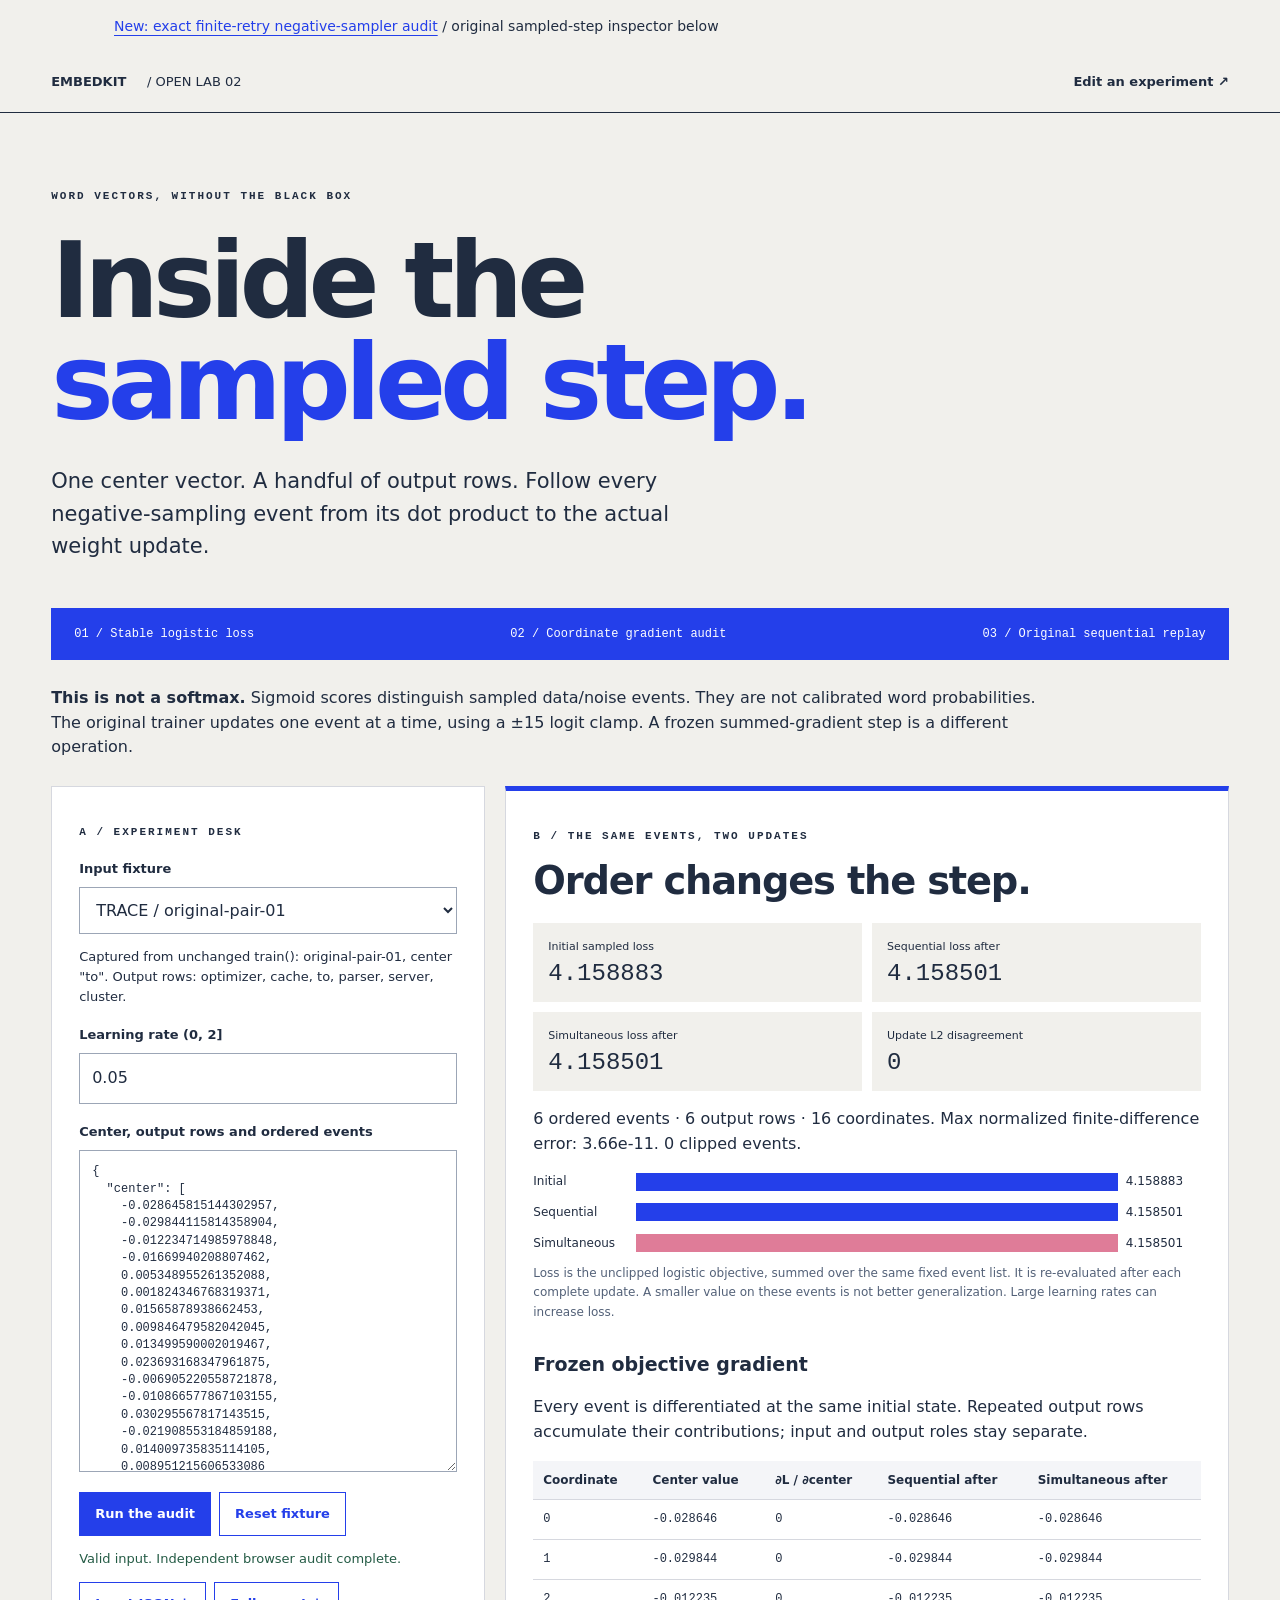
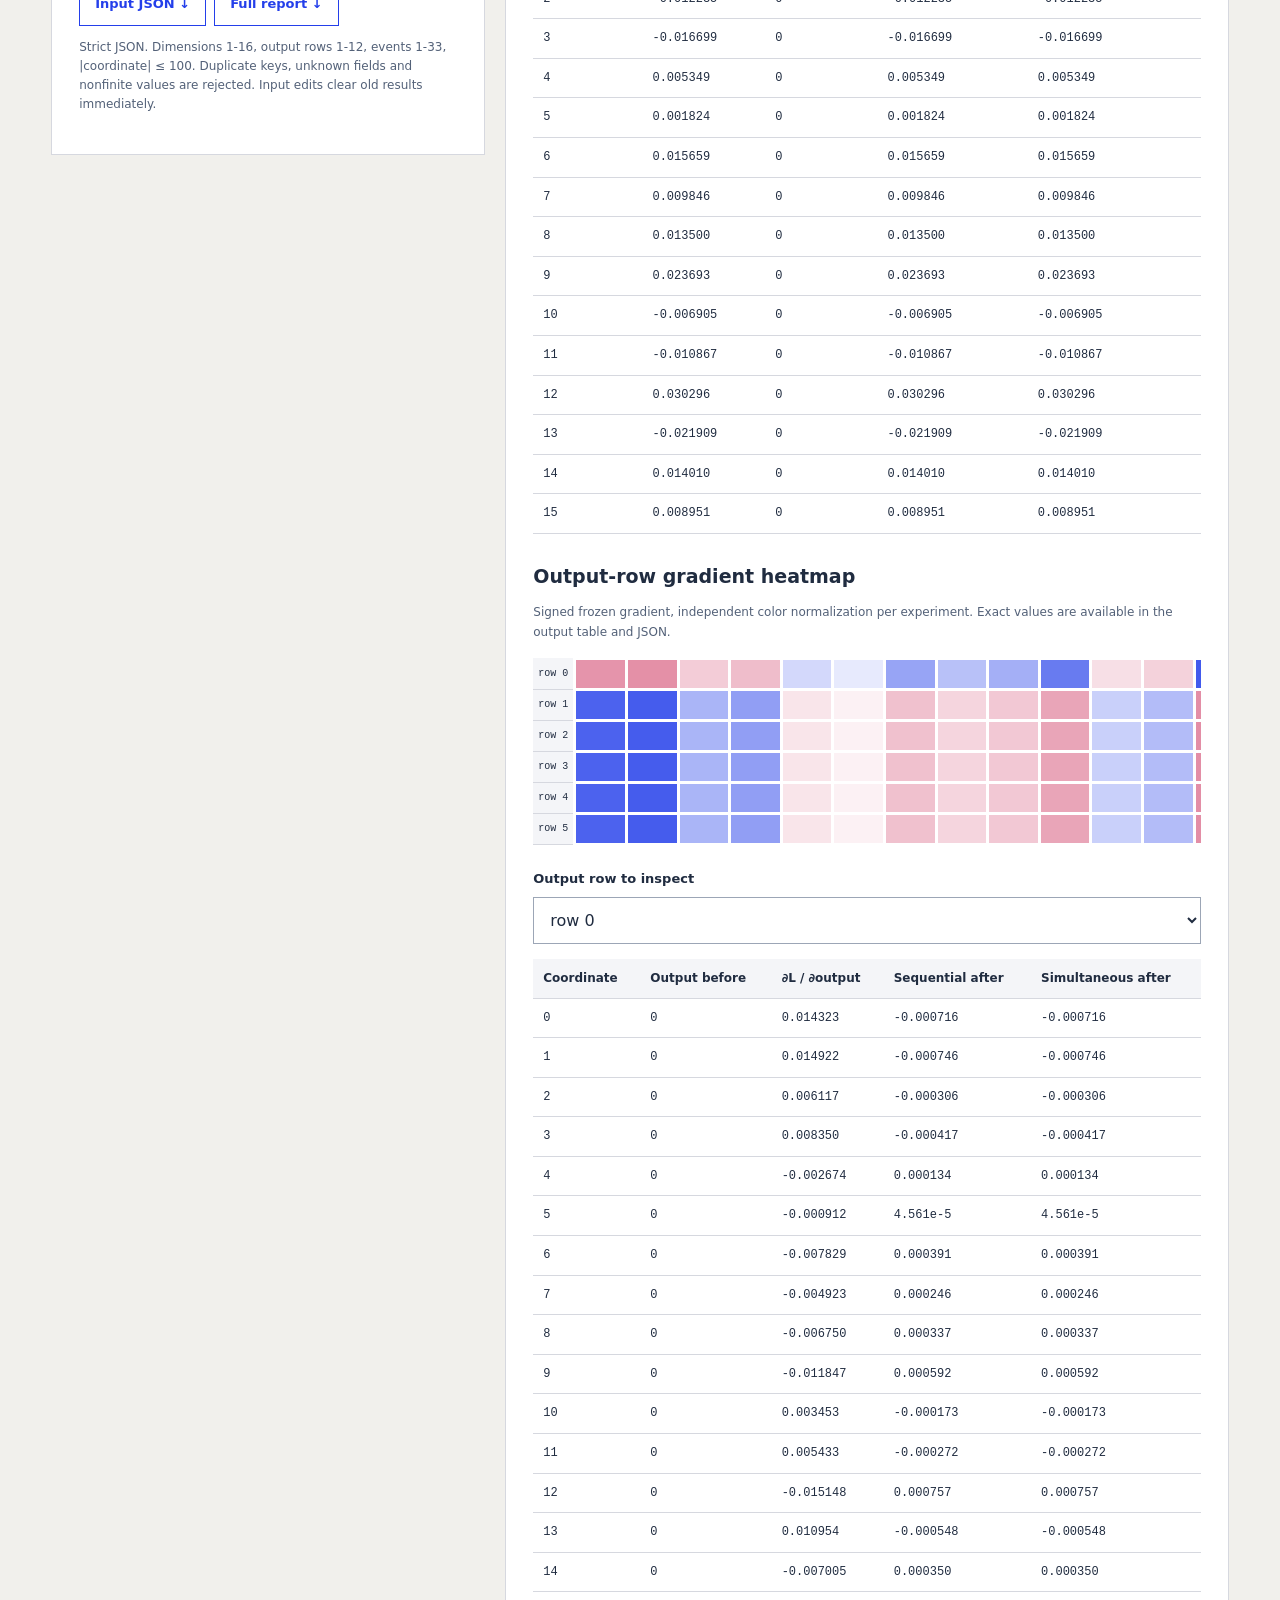
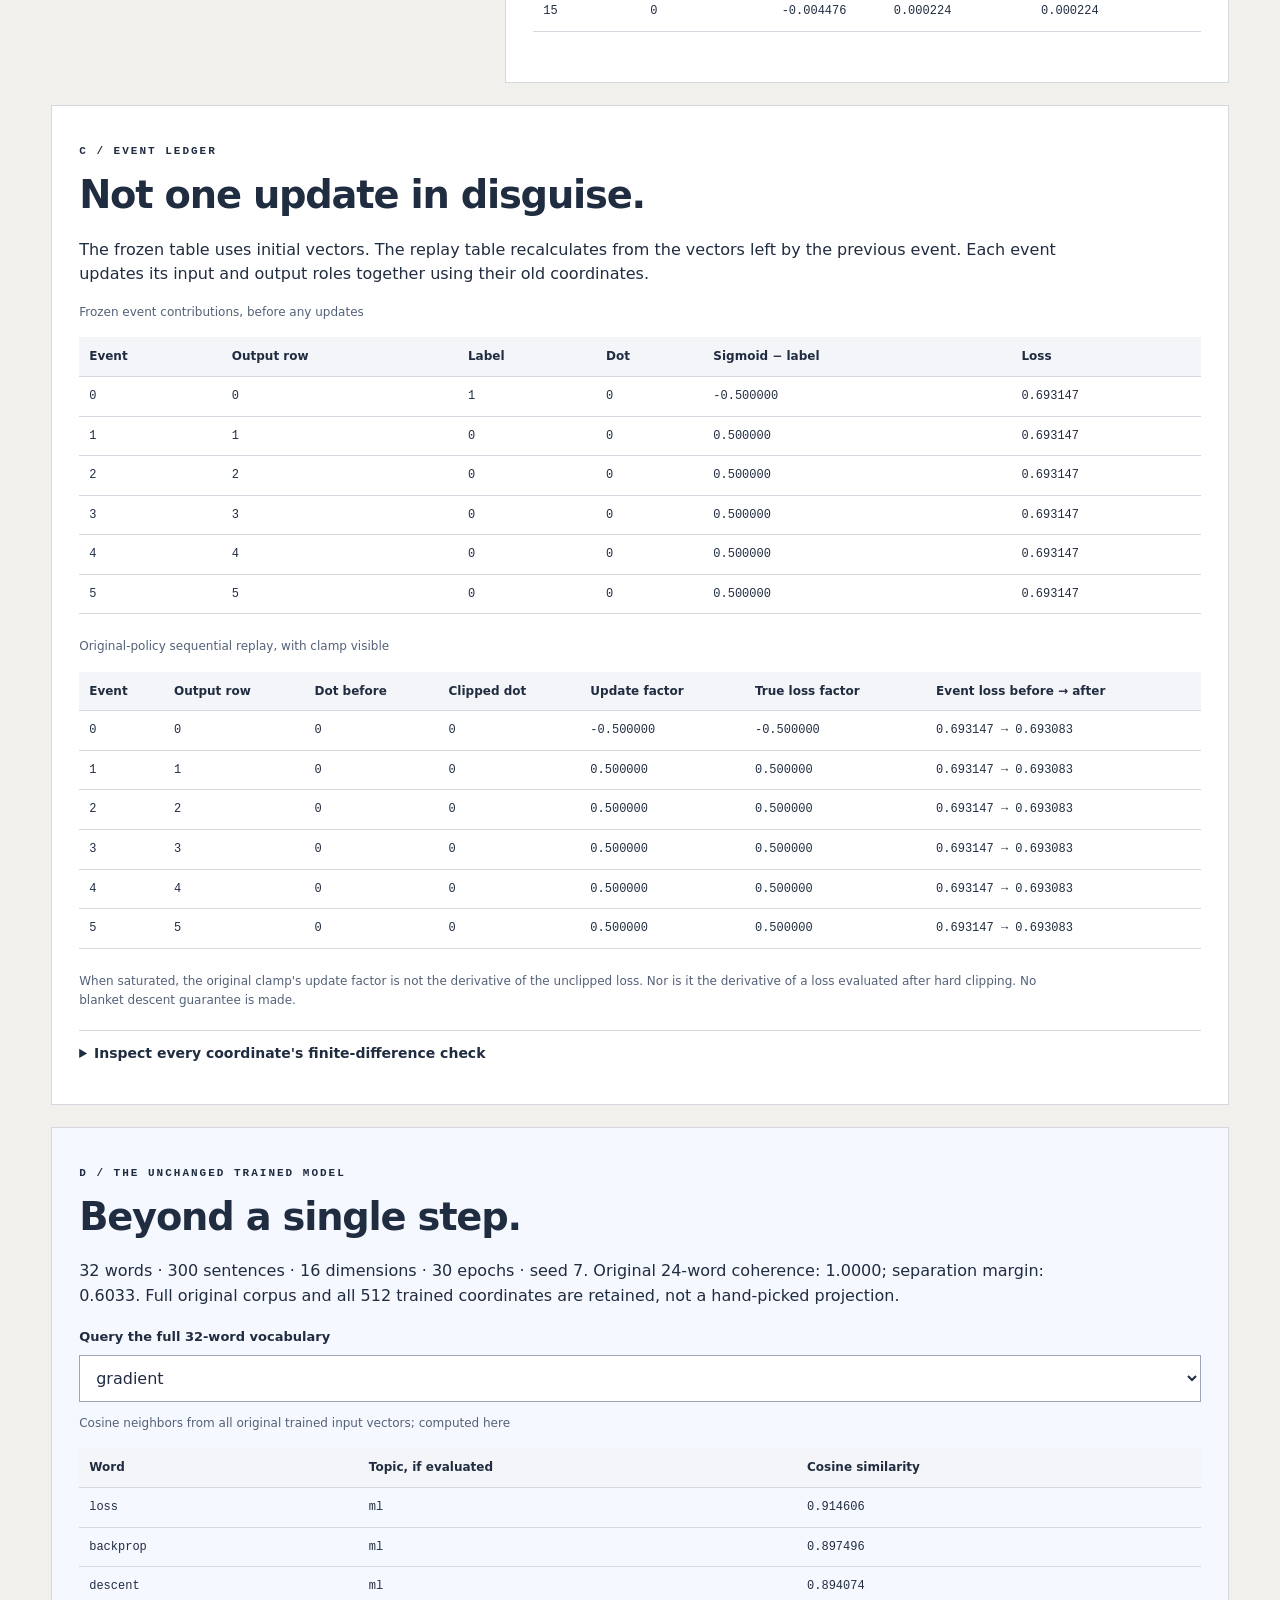
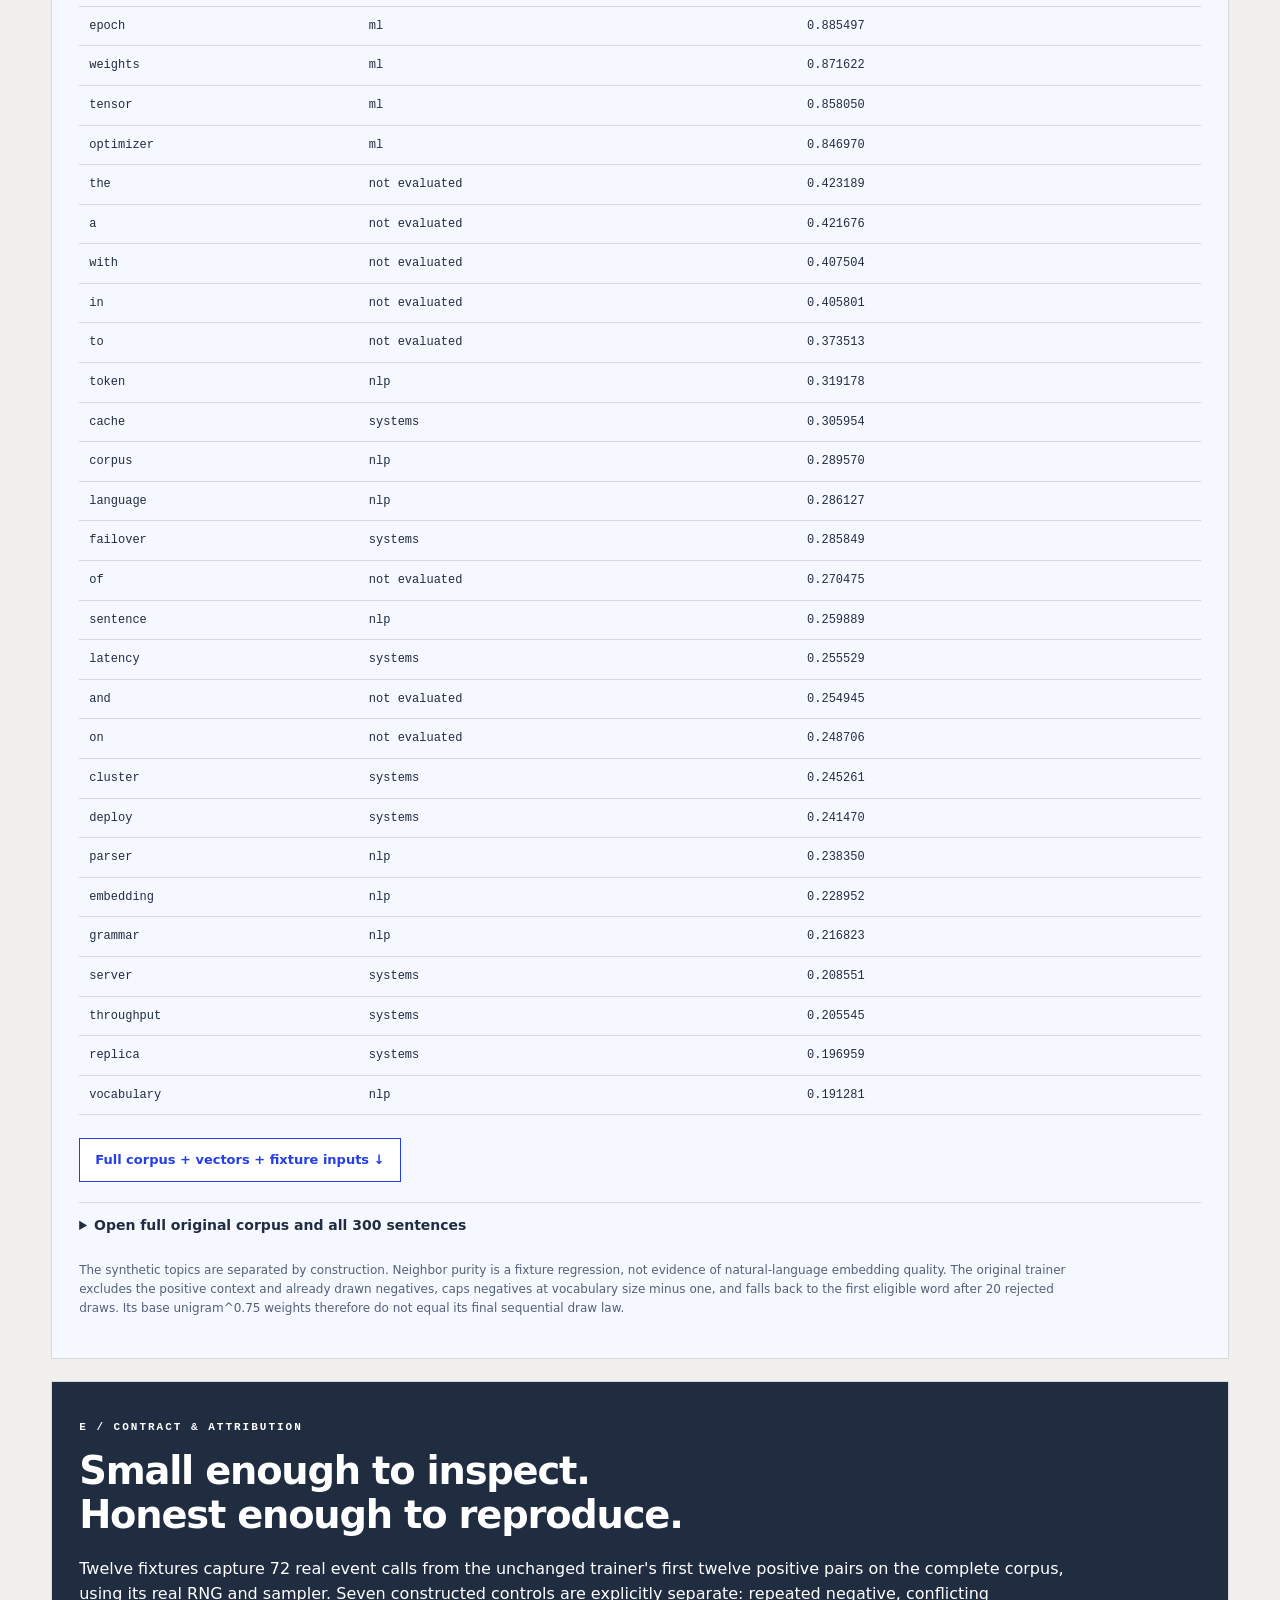
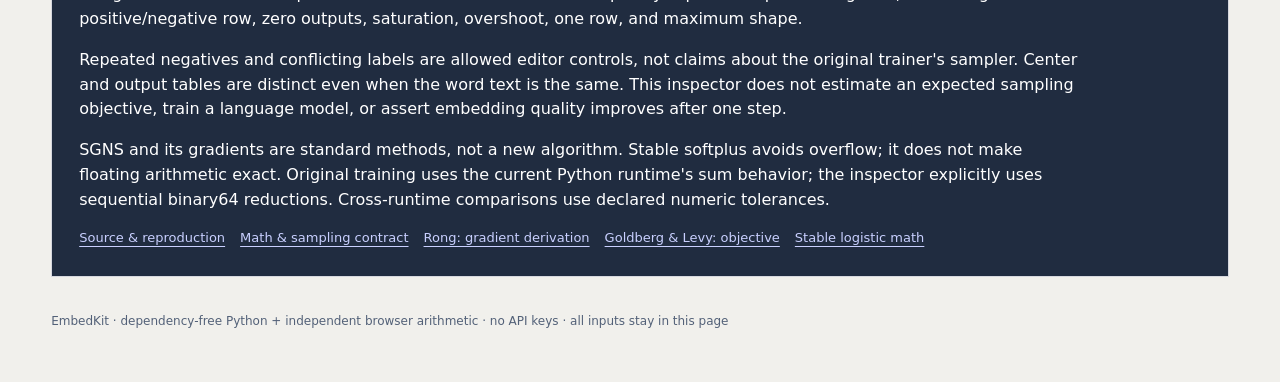
<file: docs/index.html>
<!doctype html><html lang="en"><head><meta charset="utf-8"><meta name="viewport" content="width=device-width,initial-scale=1"><title>EmbedKit | Inside the sampled step</title><link rel="stylesheet" href="style.css"></head><body>
<p style="max-width:1100px;margin:18px auto;padding:0 24px;font:14px system-ui"><a href="sampler.html">New: exact finite-retry negative-sampler audit</a> / original sampled-step inspector below</p>
<header><a href="https://github.com/midya8/embedkit">EMBEDKIT <span>/ OPEN LAB 02</span></a><a href="#editor">Edit an experiment ↗</a></header>
<main><section class="hero"><p class="eyebrow">WORD VECTORS, WITHOUT THE BLACK BOX</p><h1>Inside the<br><em>sampled step.</em></h1><p class="intro">One center vector. A handful of output rows. Follow every negative-sampling event from its dot product to the actual weight update.</p><div class="ribbon"><span>01 / Stable logistic loss</span><span>02 / Coordinate gradient audit</span><span>03 / Original sequential replay</span></div></section>
<section class="notice"><strong>This is not a softmax.</strong> Sigmoid scores distinguish sampled data/noise events. They are not calibrated word probabilities. The original trainer updates one event at a time, using a ±15 logit clamp. A frozen summed-gradient step is a different operation.</section>
<section id="editor" class="workspace"><div class="panel input"><p class="eyebrow">A / EXPERIMENT DESK</p><label for="fixture">Input fixture</label><select id="fixture"></select><p id="provenance"></p><label for="rate">Learning rate (0, 2]</label><input id="rate" type="number" min="0.001" max="2" step="0.01" value="0.05"><label for="input">Center, output rows and ordered events</label><textarea id="input" spellcheck="false" rows="17"></textarea><div class="actions"><button id="apply">Run the audit</button><button id="reset" class="secondary">Reset fixture</button></div><p id="status" role="status" aria-live="polite"></p><div class="actions"><button id="saveInput" class="secondary">Input JSON ↓</button><button id="saveReport" class="secondary">Full report ↓</button></div><p class="caption">Strict JSON. Dimensions 1-16, output rows 1-12, events 1-33, |coordinate| ≤ 100. Duplicate keys, unknown fields and nonfinite values are rejected. Input edits clear old results immediately.</p></div>
<div class="panel results"><p class="eyebrow">B / THE SAME EVENTS, TWO UPDATES</p><h2>Order changes the step.</h2><div id="metrics" class="metrics"></div><p id="interpretation"></p><div id="lossChart" aria-label="Sampled objective before and after updates"></div><p class="caption">Loss is the unclipped logistic objective, summed over the same fixed event list. It is re-evaluated after each complete update. A smaller value on these events is not better generalization. Large learning rates can increase loss.</p><h3>Frozen objective gradient</h3><p>Every event is differentiated at the same initial state. Repeated output rows accumulate their contributions; input and output roles stay separate.</p><div class="table"><table><thead><tr><th>Coordinate</th><th>Center value</th><th>∂L / ∂center</th><th>Sequential after</th><th>Simultaneous after</th></tr></thead><tbody id="centerRows"></tbody></table></div><h3>Output-row gradient heatmap</h3><p class="caption">Signed frozen gradient, independent color normalization per experiment. Exact values are available in the output table and JSON.</p><div id="heatmap" class="table"></div><label for="row">Output row to inspect</label><select id="row"></select><div class="table"><table><thead><tr><th>Coordinate</th><th>Output before</th><th>∂L / ∂output</th><th>Sequential after</th><th>Simultaneous after</th></tr></thead><tbody id="outputRows"></tbody></table></div></div></section>
<section class="panel"><p class="eyebrow">C / EVENT LEDGER</p><h2>Not one update in disguise.</h2><p>The frozen table uses initial vectors. The replay table recalculates from the vectors left by the previous event. Each event updates its input and output roles together using their old coordinates.</p><p class="caption">Frozen event contributions, before any updates</p><div class="table"><table><thead><tr><th>Event</th><th>Output row</th><th>Label</th><th>Dot</th><th>Sigmoid − label</th><th>Loss</th></tr></thead><tbody id="frozenRows"></tbody></table></div><p class="caption">Original-policy sequential replay, with clamp visible</p><div class="table"><table><thead><tr><th>Event</th><th>Output row</th><th>Dot before</th><th>Clipped dot</th><th>Update factor</th><th>True loss factor</th><th>Event loss before → after</th></tr></thead><tbody id="eventRows"></tbody></table></div><p class="caption">When saturated, the original clamp's update factor is not the derivative of the unclipped loss. Nor is it the derivative of a loss evaluated after hard clipping. No blanket descent guarantee is made.</p><details><summary>Inspect every coordinate's finite-difference check</summary><p>Central difference h = 10⁻⁵ max(1, |coordinate|). The checked function is the frozen, unclipped sampled loss. Normalized error divides by max(1, |numeric|, |analytic|). This is a numerical diagnostic, not a proof.</p><div class="table"><table><thead><tr><th>Role / row / coordinate</th><th>Analytic</th><th>Central difference</th><th>Absolute error</th><th>Normalized error</th></tr></thead><tbody id="checkRows"></tbody></table></div></details></section>
<section class="panel original"><p class="eyebrow">D / THE UNCHANGED TRAINED MODEL</p><h2>Beyond a single step.</h2><p id="originalSummary"></p><label for="word">Query the full 32-word vocabulary</label><select id="word"></select><p class="caption">Cosine neighbors from all original trained input vectors; computed here</p><div class="table"><table><thead><tr><th>Word</th><th>Topic, if evaluated</th><th>Cosine similarity</th></tr></thead><tbody id="neighbors"></tbody></table></div><button id="archive" class="secondary">Full corpus + vectors + fixture inputs ↓</button><details><summary>Open full original corpus and all 300 sentences</summary><pre id="corpus"></pre></details><p class="caption">The synthetic topics are separated by construction. Neighbor purity is a fixture regression, not evidence of natural-language embedding quality. The original trainer excludes the positive context and already drawn negatives, caps negatives at vocabulary size minus one, and falls back to the first eligible word after 20 rejected draws. Its base unigram^0.75 weights therefore do not equal its final sequential draw law.</p></section>
<section class="panel limits"><p class="eyebrow">E / CONTRACT & ATTRIBUTION</p><h2>Small enough to inspect.<br>Honest enough to reproduce.</h2><p>Twelve fixtures capture 72 real event calls from the unchanged trainer's first twelve positive pairs on the complete corpus, using its real RNG and sampler. Seven constructed controls are explicitly separate: repeated negative, conflicting positive/negative row, zero outputs, saturation, overshoot, one row, and maximum shape.</p><p>Repeated negatives and conflicting labels are allowed editor controls, not claims about the original trainer's sampler. Center and output tables are distinct even when the word text is the same. This inspector does not estimate an expected sampling objective, train a language model, or assert embedding quality improves after one step.</p><p>SGNS and its gradients are standard methods, not a new algorithm. Stable softplus avoids overflow; it does not make floating arithmetic exact. Original training uses the current Python runtime's sum behavior; the inspector explicitly uses sequential binary64 reductions. Cross-runtime comparisons use declared numeric tolerances.</p><nav><a href="https://github.com/midya8/embedkit">Source & reproduction</a><a href="https://github.com/midya8/embedkit/blob/main/STEP.md">Math & sampling contract</a><a href="https://arxiv.org/html/1411.2738v4">Rong: gradient derivation</a><a href="https://ar5iv.labs.arxiv.org/html/1402.3722v1">Goldberg & Levy: objective</a><a href="https://docs.scipy.org/doc/scipy/reference/generated/scipy.special.log_expit.html">Stable logistic math</a></nav></section>
<footer>EmbedKit · dependency-free Python + independent browser arithmetic · no API keys · all inputs stay in this page</footer></main><script src="strict.js"></script><script src="step.js"></script><script src="data.js"></script><script src="app.js"></script></body></html>
</file>
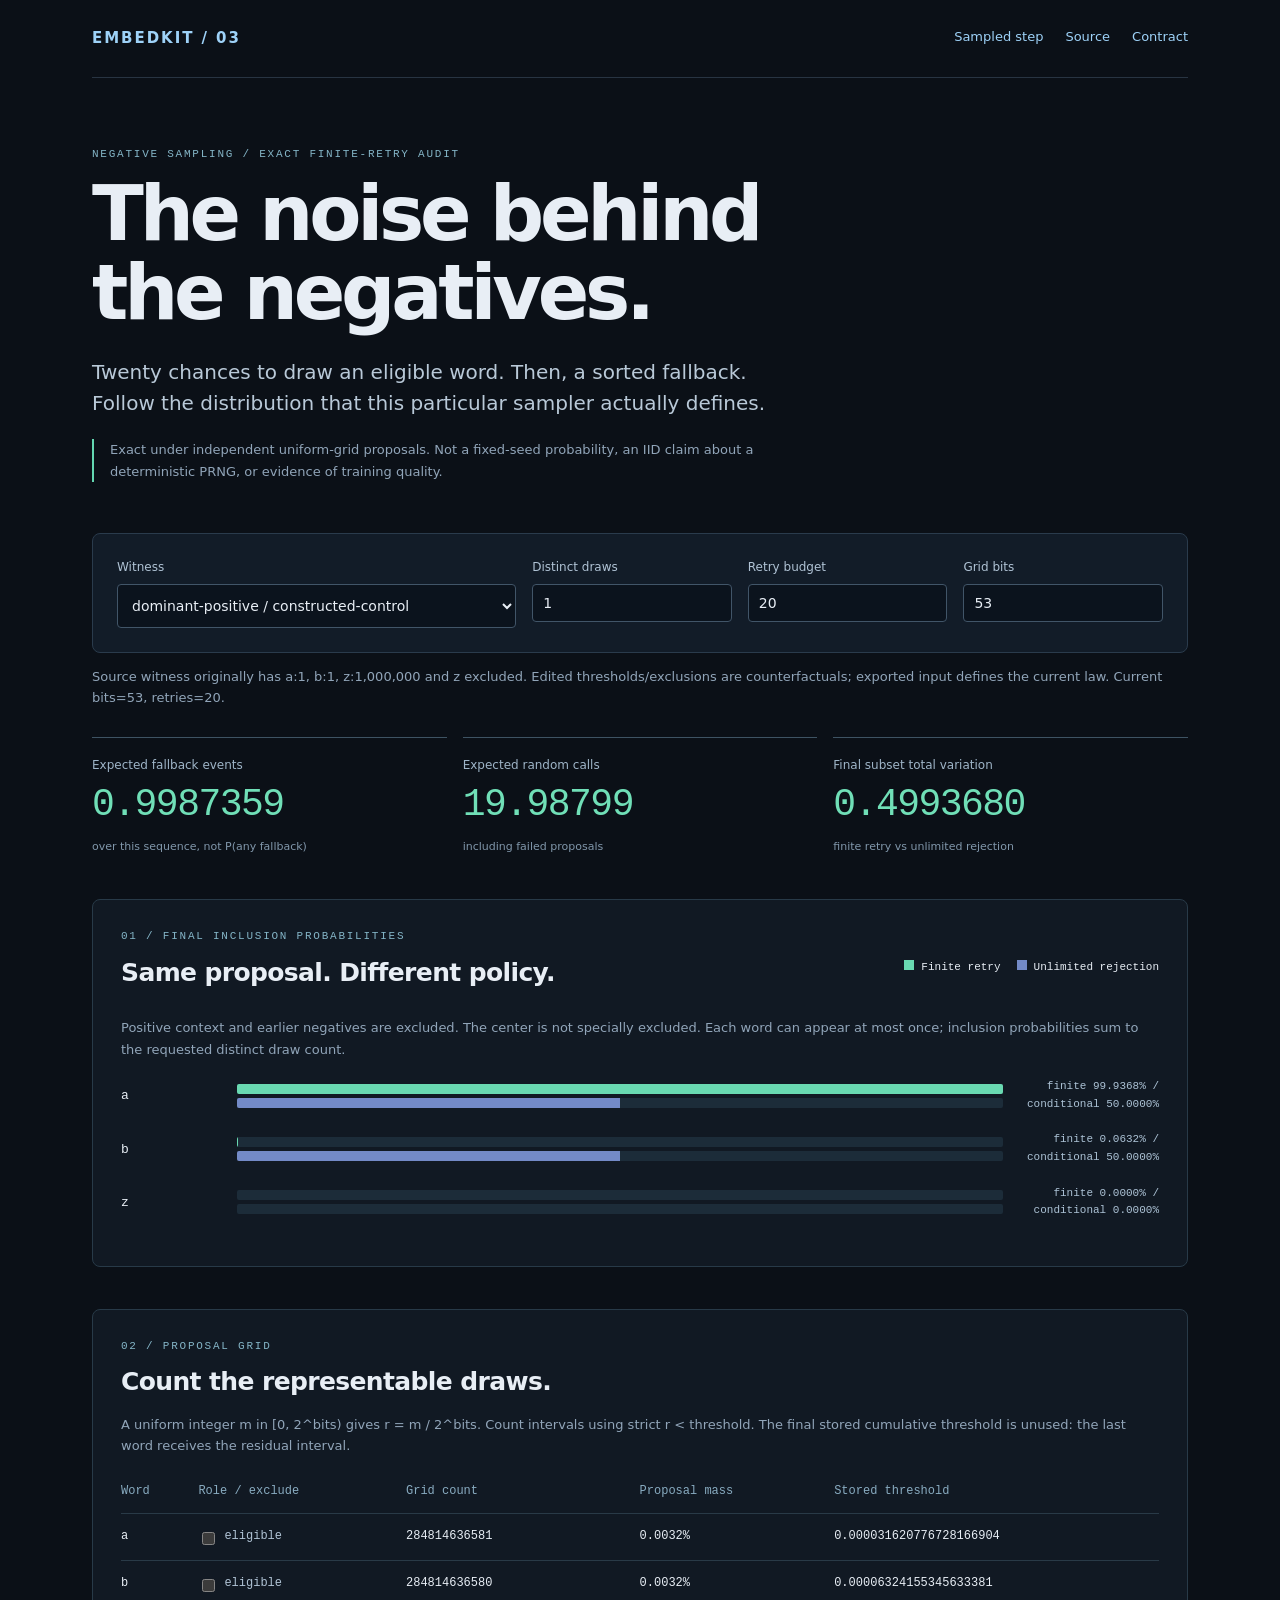
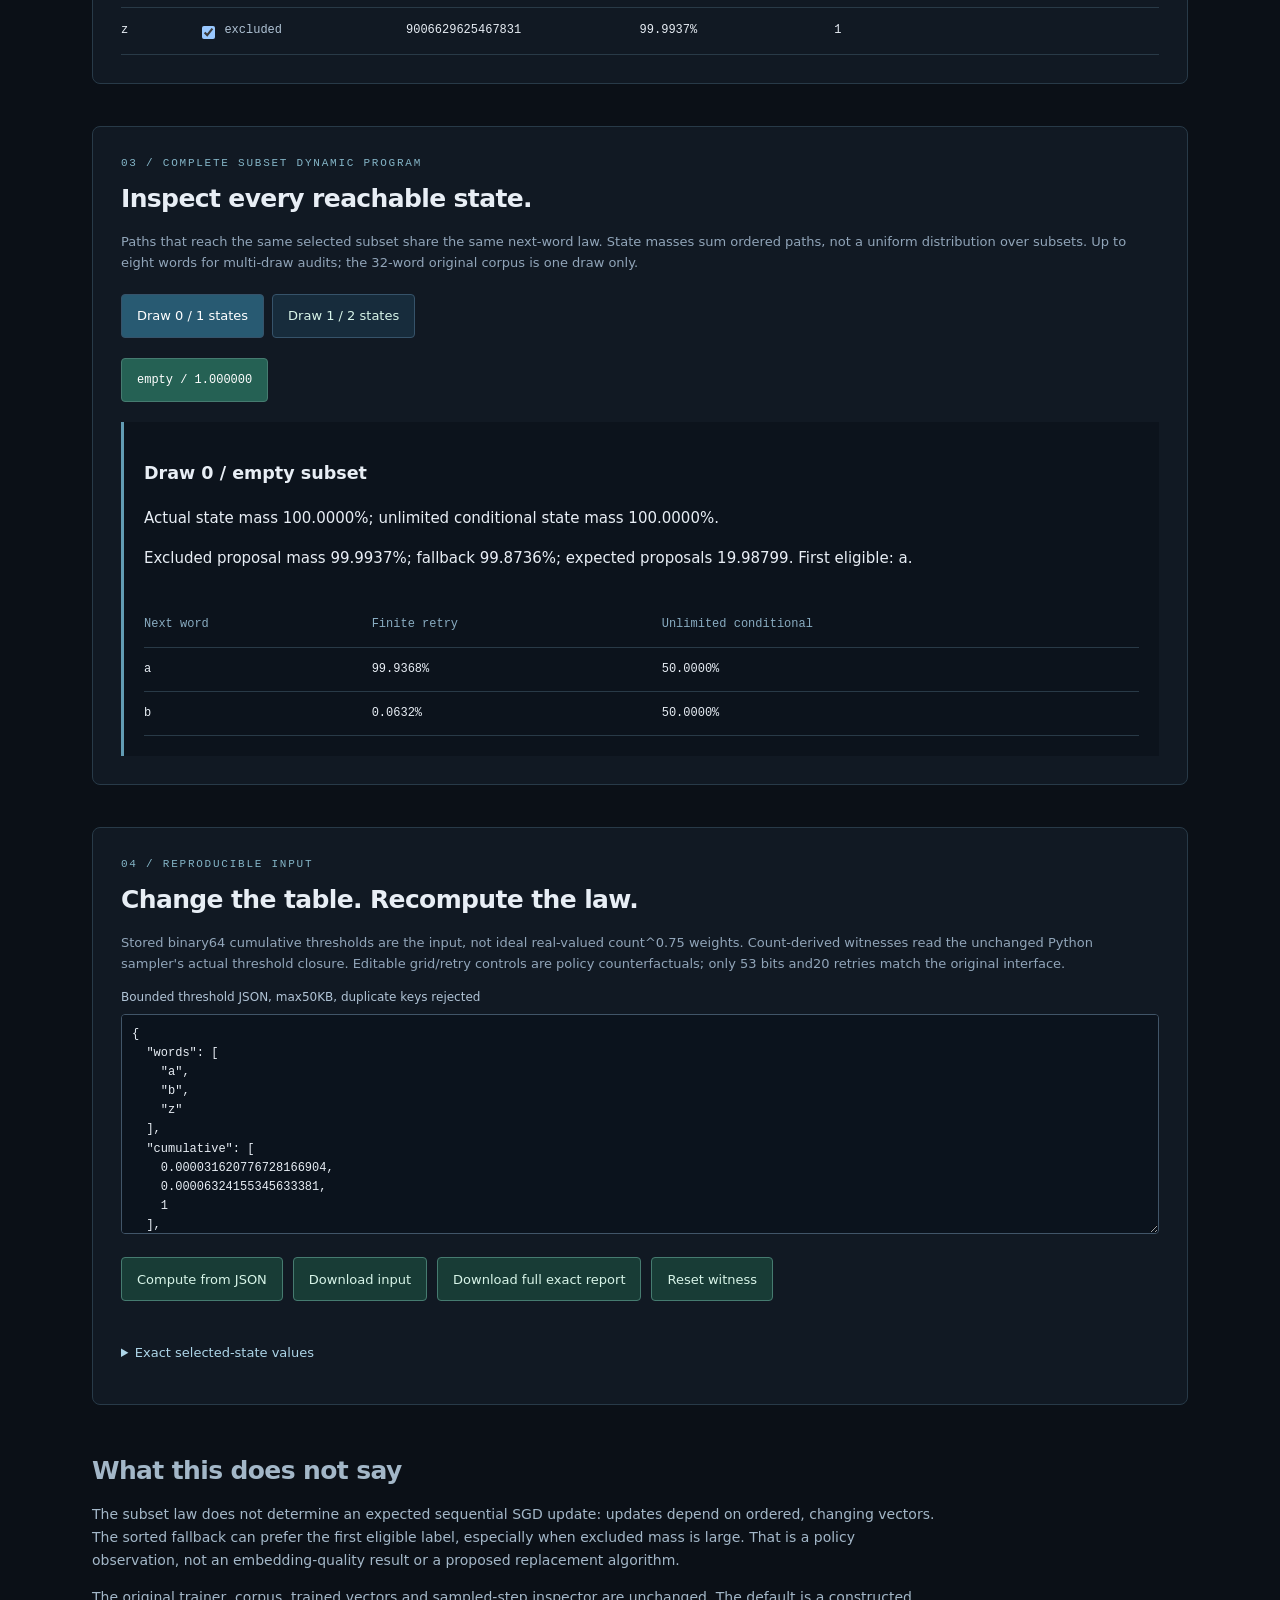
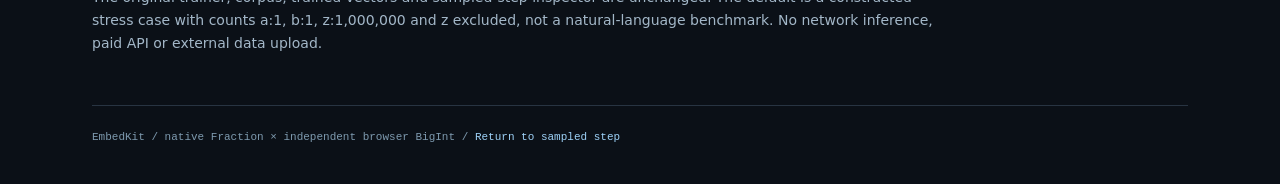
<file: docs/sampler.html>
<!doctype html><html lang="en"><head><meta charset="utf-8"><meta name="viewport" content="width=device-width,initial-scale=1"><title>EmbedKit / The noise behind the negatives</title><link rel="stylesheet" href="sampler.css"></head><body><div class="shell"><header><a href="index.html">EMBEDKIT / 03</a><nav><a href="index.html">Sampled step</a><a href="https://github.com/midya8/embedkit">Source</a><a href="https://github.com/midya8/embedkit/blob/main/SAMPLER.md">Contract</a></nav></header><main><section class="intro"><p class="eyebrow">NEGATIVE SAMPLING / EXACT FINITE-RETRY AUDIT</p><h1>The noise behind<br>the negatives.</h1><p class="lede">Twenty chances to draw an eligible word. Then, a sorted fallback. Follow the distribution that this particular sampler actually defines.</p><p class="scope">Exact under independent uniform-grid proposals. Not a fixed-seed probability, an IID claim about a deterministic PRNG, or evidence of training quality.</p></section><section class="controls"><label>Witness<select id="fixture"></select></label><label>Distinct draws<input id="draws" type="number" min="0" max="7"></label><label>Retry budget<input id="attempts" type="number" min="1" max="20"></label><label>Grid bits<input id="bits" type="number" min="1" max="53"></label></section><p id="origin" class="note"></p><div id="error" role="alert"></div><section class="metrics" aria-label="Summary"><article><small>Expected fallback events</small><strong id="fallback"></strong><span>over this sequence, not P(any fallback)</span></article><article><small>Expected random calls</small><strong id="calls"></strong><span>including failed proposals</span></article><article><small>Final subset total variation</small><strong id="tv"></strong><span>finite retry vs unlimited rejection</span></article></section><section class="panel"><div class="section-head"><div><p class="eyebrow">01 / FINAL INCLUSION PROBABILITIES</p><h2>Same proposal. Different policy.</h2></div><div class="legend"><span class="actual">Finite retry</span><span class="ideal">Unlimited rejection</span></div></div><p class="note">Positive context and earlier negatives are excluded. The center is not specially excluded. Each word can appear at most once; inclusion probabilities sum to the requested distinct draw count.</p><div id="inclusion"></div></section><section class="panel"><p class="eyebrow">02 / PROPOSAL GRID</p><h2>Count the representable draws.</h2><p class="note">A uniform integer m in [0, 2^bits) gives r = m / 2^bits. Count intervals using strict r &lt; threshold. The final stored cumulative threshold is unused: the last word receives the residual interval.</p><div class="table-scroll"><table><thead><tr><th>Word</th><th>Role / exclude</th><th>Grid count</th><th>Proposal mass</th><th>Stored threshold</th></tr></thead><tbody id="grid"></tbody></table></div></section><section class="panel"><p class="eyebrow">03 / COMPLETE SUBSET DYNAMIC PROGRAM</p><h2>Inspect every reachable state.</h2><p class="note">Paths that reach the same selected subset share the same next-word law. State masses sum ordered paths, not a uniform distribution over subsets. Up to eight words for multi-draw audits; the 32-word original corpus is one draw only.</p><div id="layers" class="layers"></div><div id="states" class="states"></div><div id="state-detail"></div></section><section class="panel editor"><p class="eyebrow">04 / REPRODUCIBLE INPUT</p><h2>Change the table. Recompute the law.</h2><p class="note">Stored binary64 cumulative thresholds are the input, not ideal real-valued count^0.75 weights. Count-derived witnesses read the unchanged Python sampler's actual threshold closure. Editable grid/retry controls are policy counterfactuals; only 53 bits and20 retries match the original interface.</p><label for="input">Bounded threshold JSON, max50KB, duplicate keys rejected</label><textarea id="input" spellcheck="false"></textarea><div class="actions"><button id="apply">Compute from JSON</button><button id="input-download">Download input</button><button id="report-download">Download full exact report</button><button id="reset">Reset witness</button></div><details><summary>Exact selected-state values</summary><pre id="exact"></pre></details></section><section class="limits"><h2>What this does not say</h2><p>The subset law does not determine an expected sequential SGD update: updates depend on ordered, changing vectors. The sorted fallback can prefer the first eligible label, especially when excluded mass is large. That is a policy observation, not an embedding-quality result or a proposed replacement algorithm.</p><p>The original trainer, corpus, trained vectors and sampled-step inspector are unchanged. The default is a constructed stress case with counts a:1, b:1, z:1,000,000 and z excluded, not a natural-language benchmark. No network inference, paid API or external data upload.</p></section></main><footer>EmbedKit / native Fraction × independent browser BigInt / <a href="index.html">Return to sampled step</a></footer></div><script src="strict.js"></script><script src="sampler.js"></script><script src="sampler-data.js"></script><script src="sampler-app.js"></script></body></html>
</file>
<file: docs/style.css>
:root{--ink:#202c40;--blue:#243fea;--paper:#f1f0ec;--pink:#fad2dc;--line:#d6d8df}*{box-sizing:border-box}body{margin:0;background:var(--paper);color:var(--ink);font:16px/1.55 system-ui,sans-serif}a{color:var(--blue);text-underline-offset:4px}header{padding:20px 4vw;border-bottom:1px solid var(--ink);display:flex;justify-content:space-between;gap:15px}header a{font-size:13px;font-weight:800;text-decoration:none;color:var(--ink)}header span{font-weight:400;margin-left:16px}main{max-width:1440px;margin:auto;padding:0 4vw 40px}.hero{padding:65px 0 0}.eyebrow{font:700 11px/1.4 ui-monospace,monospace;letter-spacing:2px}h1{font-size:clamp(53px,8.2vw,114px);line-height:.98;letter-spacing:-6px;font-weight:650;margin:25px 0 30px}h1 em{font-style:normal;color:var(--blue)}.intro{max-width:640px;font-size:21px}.ribbon{margin-top:45px;background:var(--blue);color:white;display:flex;gap:15px;justify-content:space-between;padding:19px 23px;font:12px ui-monospace,monospace}.notice{padding:26px 0;max-width:1000px}.workspace{display:grid;grid-template-columns:minmax(0,.9fr) minmax(0,1.5fr);gap:20px;align-items:start}.panel{background:#fff;border:1px solid var(--line);padding:27px;margin-bottom:22px;min-width:0}.input{position:sticky;top:15px}.results{border-top:5px solid var(--blue)}h2{font-size:clamp(27px,3vw,39px);line-height:1.15;letter-spacing:-1.2px;margin:14px 0 20px}h3{font-size:19px;margin:28px 0 8px}p{max-width:1000px}label{display:block;font-weight:700;font-size:13px;margin:18px 0 8px}select,input,textarea,button,summary{font:inherit;min-height:44px}select,input,textarea{width:100%;padding:12px;border:1px solid #9ca6b6;background:#fff;color:var(--ink);border-radius:0}textarea{font:12px/1.45 ui-monospace,monospace;resize:vertical;tab-size:2}button{border:1px solid var(--blue);background:var(--blue);color:#fff;padding:10px 15px;cursor:pointer;font-size:13px;font-weight:650}button.secondary{background:white;color:var(--blue)}button:disabled{opacity:.35;cursor:default}.actions{display:flex;flex-wrap:wrap;gap:8px;margin-top:12px}.caption{font-size:12px;color:#536178;line-height:1.6}#provenance{font-size:13px}#status{font-size:13px;overflow-wrap:anywhere}#status.bad{color:#a12546}#status.good{color:#245b45}.metrics{display:grid;grid-template-columns:repeat(2,minmax(0,1fr));gap:10px}.metric{background:var(--paper);padding:15px}.metric b{display:block;font:24px ui-monospace,monospace;overflow-wrap:anywhere}.metric span{display:block;font-size:11px;margin-bottom:5px}.barrow{display:grid;grid-template-columns:95px minmax(0,1fr) 75px;align-items:center;gap:8px;margin:12px 0;font-size:12px}.bar{height:18px;background:var(--blue);min-width:2px}.barrow:nth-child(3) .bar{background:#df7c98}.table{overflow-x:auto;max-width:100%;margin:15px 0 23px}table{border-collapse:collapse;width:100%;font-size:12px;text-align:left;white-space:nowrap}th,td{padding:10px;border-bottom:1px solid var(--line)}th{font-weight:650;background:#f4f5f8}td{font-family:ui-monospace,monospace}caption{text-align:left;color:#536178;font-size:12px;white-space:normal;padding:4px 0 10px}.heat td{min-width:31px;height:31px;padding:0;border:3px solid white}.heat th{padding:5px;font:10px ui-monospace,monospace}.heat td span{display:block;font-size:9px;text-align:center;color:transparent}.heat td:focus span,.heat td:hover span{color:var(--ink);background:#fff}summary{cursor:pointer;padding:12px 0;font-weight:650;font-size:14px}details{border-top:1px solid var(--line);margin-top:20px}pre{font:12px/1.6 ui-monospace,monospace;white-space:pre-wrap;overflow-wrap:anywhere;max-height:500px;overflow:auto;background:var(--paper);padding:20px}.original{background:#f6f8ff}.limits{background:var(--ink);color:white}.limits a{color:#c9d0ff}.limits nav{display:flex;flex-wrap:wrap;gap:15px;font-size:13px}footer{font-size:12px;margin:35px 0 10px;color:#536178}:focus-visible{outline:3px solid #e88eaa;outline-offset:3px}@media(max-width:850px){.workspace{grid-template-columns:1fr}.input{position:static}.hero{padding-top:40px}h1{letter-spacing:-3px}.panel{padding:20px}.ribbon{flex-direction:column;gap:10px}.intro{font-size:18px}}@media(max-width:400px){main{padding-left:14px;padding-right:14px}.panel{padding:15px}header{padding:16px 14px}header span{display:none}header a{font-size:11px}h1{font-size:51px;letter-spacing:-3px}.metric{padding:12px}.metric b{font-size:20px}.barrow{grid-template-columns:80px minmax(0,1fr) 60px;gap:4px;font-size:10px}}

@media(max-width:850px){.table::after{content:"Scroll horizontally to inspect every column →";display:block;position:sticky;left:0;width:240px;max-width:100%;font:11px/1.5 system-ui,sans-serif;color:#536178;margin-top:8px;white-space:normal}}
</file>
<file: docs/sampler.css>
*{box-sizing:border-box}html{color-scheme:dark}body{margin:0;background:#0b1017;color:#e8eef5;font:15px/1.65 system-ui,sans-serif}.shell{max-width:1160px;margin:auto;padding:0 32px}header{padding:26px 0;display:flex;justify-content:space-between;border-bottom:1px solid #283442;gap:20px}a{color:#9ed2f8;text-decoration:none}a:hover{text-decoration:underline}nav{display:flex;gap:22px;font-size:13px}header>a{font-weight:750;letter-spacing:.13em}.intro{padding:68px 0 38px;max-width:810px}.eyebrow{font:11px/1.5 ui-monospace,monospace;letter-spacing:.16em;color:#84b5c7;margin:0 0 12px}h1{font-size:clamp(38px,6.5vw,76px);line-height:1.04;letter-spacing:-.055em;font-weight:650;margin:0 0 25px}h2{font-size:25px;line-height:1.3;letter-spacing:-.025em;margin:0 0 15px}.lede{font-size:20px;line-height:1.55;color:#b9c9d8;max-width:680px}.scope,.note{font-size:13px;color:#91a5b9}.scope{border-left:2px solid #63d7b1;padding-left:16px;max-width:700px}.controls{display:grid;grid-template-columns:2fr 1fr 1fr 1fr;gap:16px;padding:24px;background:#121c28;border:1px solid #2a3b4c;border-radius:8px}label{display:block;font-size:12px;color:#b0c3d5}select,input,textarea{width:100%;padding:10px;color:#e8eef5;background:#0b131d;border:1px solid #415568;border-radius:4px;font:14px system-ui;margin-top:6px}select{max-width:100%}input[type=checkbox]{width:auto}button,a,input,select,textarea{outline-offset:4px}button{padding:10px 15px;color:#d8f5e9;border:1px solid #467b70;background:#183c36;border-radius:4px;cursor:pointer;font:13px system-ui}button:hover,button[aria-pressed=true]{background:#256154;color:#fff}button:focus-visible,input:focus-visible,select:focus-visible,textarea:focus-visible{outline:2px solid #b1f7dc}.metrics{display:grid;grid-template-columns:repeat(3,1fr);gap:16px;margin:28px 0 42px}.metrics article{border-top:1px solid #3e5363;padding-top:18px}.metrics small{display:block;color:#9fb5c8;font-size:12px}.metrics strong{display:block;font:38px/1.5 ui-monospace,monospace;color:#70dfb7;letter-spacing:-.04em}.metrics span{font-size:11px;color:#8197ab}.panel{margin:0 0 42px;padding:28px;background:#111923;border:1px solid #283a48;border-radius:8px}.section-head{display:flex;justify-content:space-between;gap:20px}.legend{display:flex;gap:16px;font:11px ui-monospace,monospace;align-items:center}.legend span:before{content:'';display:inline-block;width:10px;height:10px;margin-right:7px}.actual:before{background:#69d9b1}.ideal:before{background:#738ac7}.bar-row{display:grid;grid-template-columns:100px 1fr 140px;gap:16px;align-items:center;margin:18px 0}.word{font:13px ui-monospace,monospace;overflow-wrap:anywhere}.tracks{display:grid;gap:4px}.track{height:10px;background:#1c2c39;border-radius:2px;overflow:hidden}.track i{display:block;height:100%;background:#69d9b1;min-width:0}.track.conditional i{background:#738ac7}.values{font:11px/1.6 ui-monospace,monospace;text-align:right;color:#acc2d5}.table-scroll{overflow:auto}table{border-collapse:collapse;width:100%;font:12px/1.6 ui-monospace,monospace;text-align:left}th{font-weight:500;color:#89acc1}td,th{border-bottom:1px solid #293a47;padding:12px 14px 12px 0;white-space:nowrap}td label{display:flex;align-items:center;gap:6px}.layers,.states{display:flex;flex-wrap:wrap;gap:8px;margin:20px 0}.layers button{background:#172c3c;border-color:#36536a}.layers button[aria-pressed=true]{background:#285a72}.states button{font:12px ui-monospace,monospace}#state-detail{padding:20px;background:#0c131c;border-left:3px solid #629cb4;overflow-wrap:anywhere}#state-detail table{margin-top:18px}#state-detail .table-scroll{overflow:auto}textarea{min-height:220px;resize:vertical;font:12px/1.6 ui-monospace,monospace;tab-size:2}.actions{display:flex;flex-wrap:wrap;gap:10px;margin:16px 0}details{padding-top:15px}summary{font-size:13px;color:#add5e8;cursor:pointer}pre{white-space:pre-wrap;overflow-wrap:anywhere;font:11px/1.65 ui-monospace,monospace;max-height:450px;overflow:auto;color:#9fb6c9}.limits{max-width:850px;margin:50px 0;color:#a3b7c8;font-size:14px}footer{padding:25px 0 40px;border-top:1px solid #283442;font:11px ui-monospace,monospace;color:#7e9aaf}#error:not(:empty){padding:16px;color:#ffb5a7;border:1px solid #8d4d42;margin-top:15px}#origin{overflow-wrap:anywhere}@media(max-width:700px){.shell{padding:0 18px}header{flex-direction:column;gap:12px}nav{gap:20px}.intro{padding-top:44px}.lede{font-size:17px}.controls{grid-template-columns:repeat(3,1fr);padding:16px;gap:12px}.controls label:first-child{grid-column:1/-1}.metrics{gap:14px;grid-template-columns:1fr}.metrics article{padding-top:10px}.metrics strong{font-size:31px}.panel{padding:18px}.section-head{flex-direction:column;gap:0}.bar-row{grid-template-columns:65px 1fr;gap:12px}.values{grid-column:2;text-align:left;margin-top:-8px}h2{font-size:22px}.legend{margin-bottom:14px}.actions button{flex:1 1 44%;padding:10px}#state-detail{padding:14px}.metrics article span{font-size:12px}}
[hidden]{display:none!important}button:disabled{opacity:.4;cursor:not-allowed}.layers button,.states button,summary{min-height:44px}summary{padding:10px 0}

button,select{min-height:44px}
</file>
